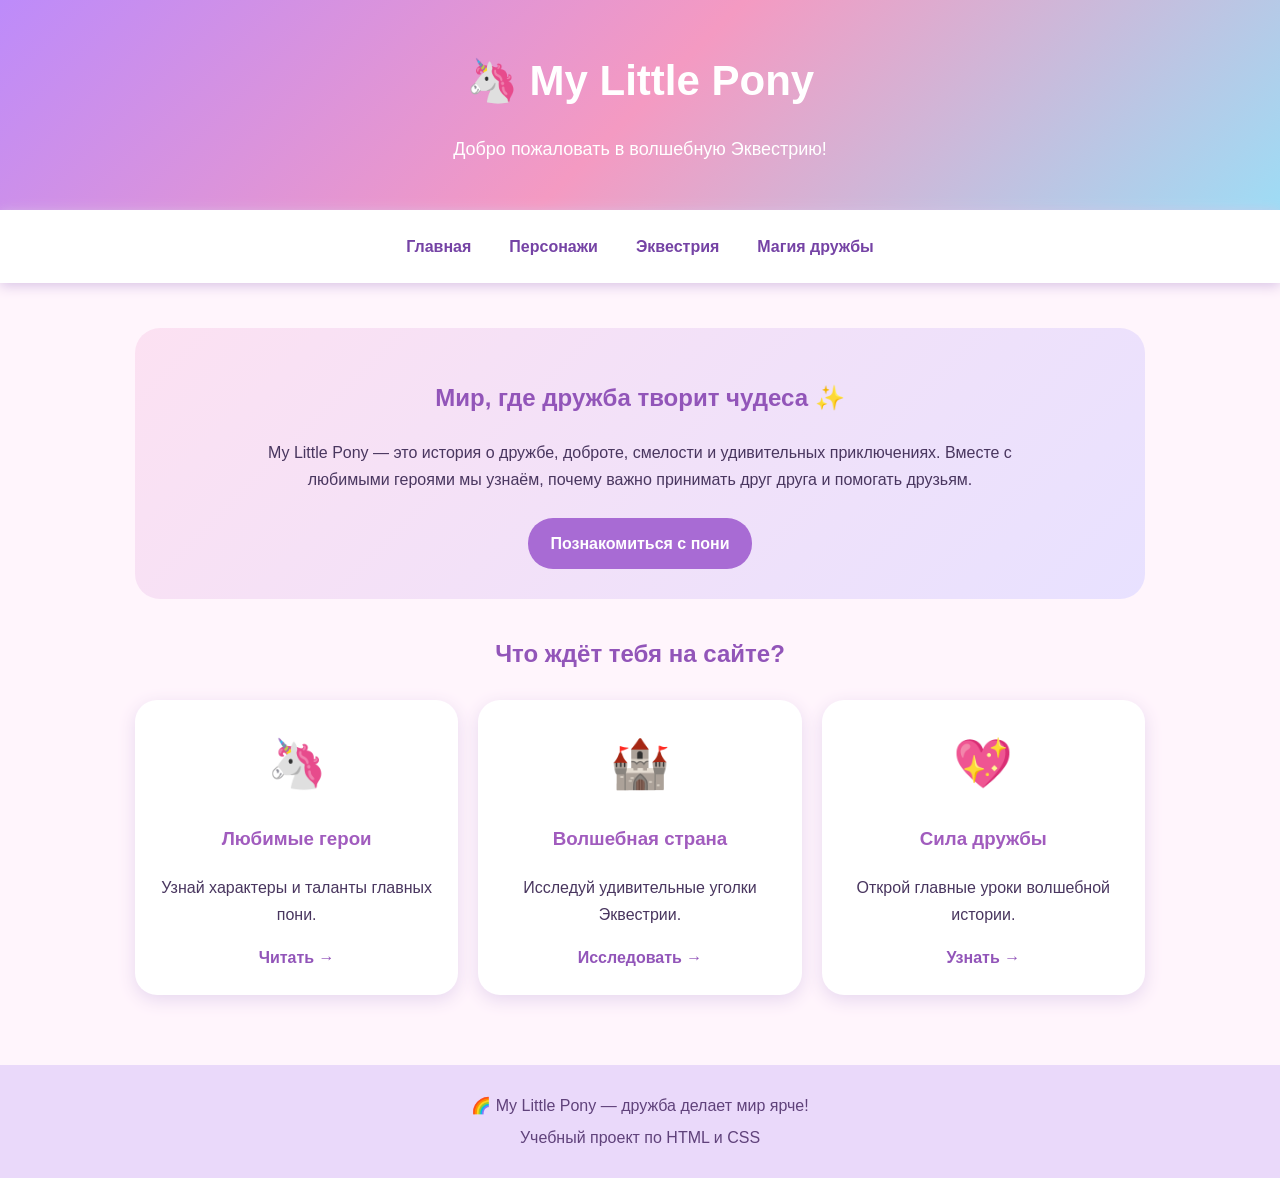
<file: index.html>
<!DOCTYPE html>
<html lang="ru">
<head>
    <meta charset="UTF-8">
    <meta name="viewport" content="width=device-width, initial-scale=1.0">
    <title>My Little Pony — Волшебная Эквестрия</title>
    <link rel="stylesheet" href="style.css">
</head>
<body>
    <header>
        <h1>🦄 My Little Pony</h1>
        <p>Добро пожаловать в волшебную Эквестрию!</p>
    </header>

    <nav>
        <a href="index.html">Главная</a>
        <a href="characters.html">Персонажи</a>
        <a href="world.html">Эквестрия</a>
        <a href="friendship.html">Магия дружбы</a>
    </nav>

    <main>
        <section class="hero">
            <h2>Мир, где дружба творит чудеса ✨</h2>
            <p>
                My Little Pony — это история о дружбе, доброте,
                смелости и удивительных приключениях.
                Вместе с любимыми героями мы узнаём,
                почему важно принимать друг друга и помогать друзьям.
            </p>
            <a class="button" href="characters.html">Познакомиться с пони</a>
        </section>

        <section>
            <h2>Что ждёт тебя на сайте?</h2>
            <div class="cards">
                <article class="card">
                    <div class="emoji">🦄</div>
                    <h3>Любимые герои</h3>
                    <p>Узнай характеры и таланты главных пони.</p>
                    <a href="characters.html">Читать →</a>
                </article>

                <article class="card">
                    <div class="emoji">🏰</div>
                    <h3>Волшебная страна</h3>
                    <p>Исследуй удивительные уголки Эквестрии.</p>
                    <a href="world.html">Исследовать →</a>
                </article>

                <article class="card">
                    <div class="emoji">💖</div>
                    <h3>Сила дружбы</h3>
                    <p>Открой главные уроки волшебной истории.</p>
                    <a href="friendship.html">Узнать →</a>
                </article>
            </div>
        </section>
    </main>

    <footer>
        <p>🌈 My Little Pony — дружба делает мир ярче!</p>
        <p>Учебный проект по HTML и CSS</p>
    </footer>
</body>
</html>
</file>
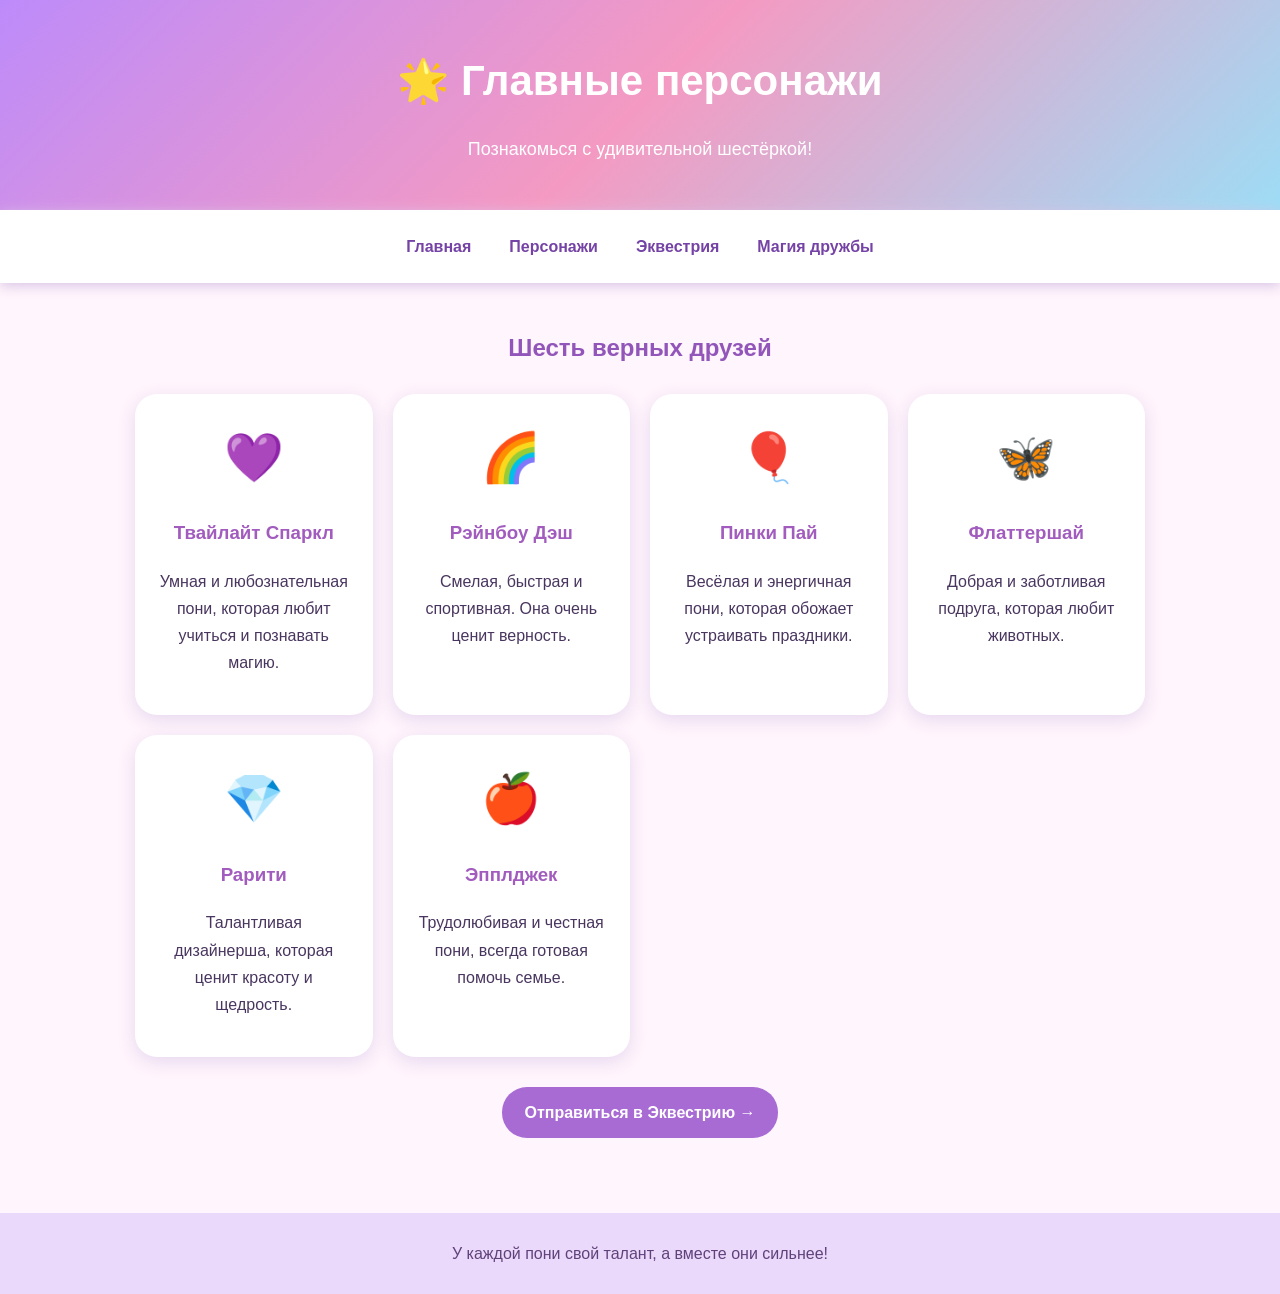
<file: characters.html>
<!DOCTYPE html>
<html lang="ru">
<head>
    <meta charset="UTF-8">
    <meta name="viewport" content="width=device-width, initial-scale=1.0">
    <title>Персонажи — My Little Pony</title>
    <link rel="stylesheet" href="style.css">
</head>
<body>
    <header>
        <h1>🌟 Главные персонажи</h1>
        <p>Познакомься с удивительной шестёркой!</p>
    </header>

    <nav>
        <a href="index.html">Главная</a>
        <a href="characters.html">Персонажи</a>
        <a href="world.html">Эквестрия</a>
        <a href="friendship.html">Магия дружбы</a>
    </nav>

    <main>
        <section>
            <h2>Шесть верных друзей</h2>
            <div class="cards">
                <article class="card">
                    <div class="emoji">💜</div>
                    <h3>Твайлайт Спаркл</h3>
                    <p>Умная и любознательная пони, которая любит учиться и познавать магию.</p>
                </article>

                <article class="card">
                    <div class="emoji">🌈</div>
                    <h3>Рэйнбоу Дэш</h3>
                    <p>Смелая, быстрая и спортивная. Она очень ценит верность.</p>
                </article>

                <article class="card">
                    <div class="emoji">🎈</div>
                    <h3>Пинки Пай</h3>
                    <p>Весёлая и энергичная пони, которая обожает устраивать праздники.</p>
                </article>

                <article class="card">
                    <div class="emoji">🦋</div>
                    <h3>Флаттершай</h3>
                    <p>Добрая и заботливая подруга, которая любит животных.</p>
                </article>

                <article class="card">
                    <div class="emoji">💎</div>
                    <h3>Рарити</h3>
                    <p>Талантливая дизайнерша, которая ценит красоту и щедрость.</p>
                </article>

                <article class="card">
                    <div class="emoji">🍎</div>
                    <h3>Эпплджек</h3>
                    <p>Трудолюбивая и честная пони, всегда готовая помочь семье.</p>
                </article>
            </div>
        </section>

        <p class="center">
            <a class="button" href="world.html">Отправиться в Эквестрию →</a>
        </p>
    </main>

    <footer>
        <p>У каждой пони свой талант, а вместе они сильнее!</p>
    </footer>
</body>
</html>
</file>
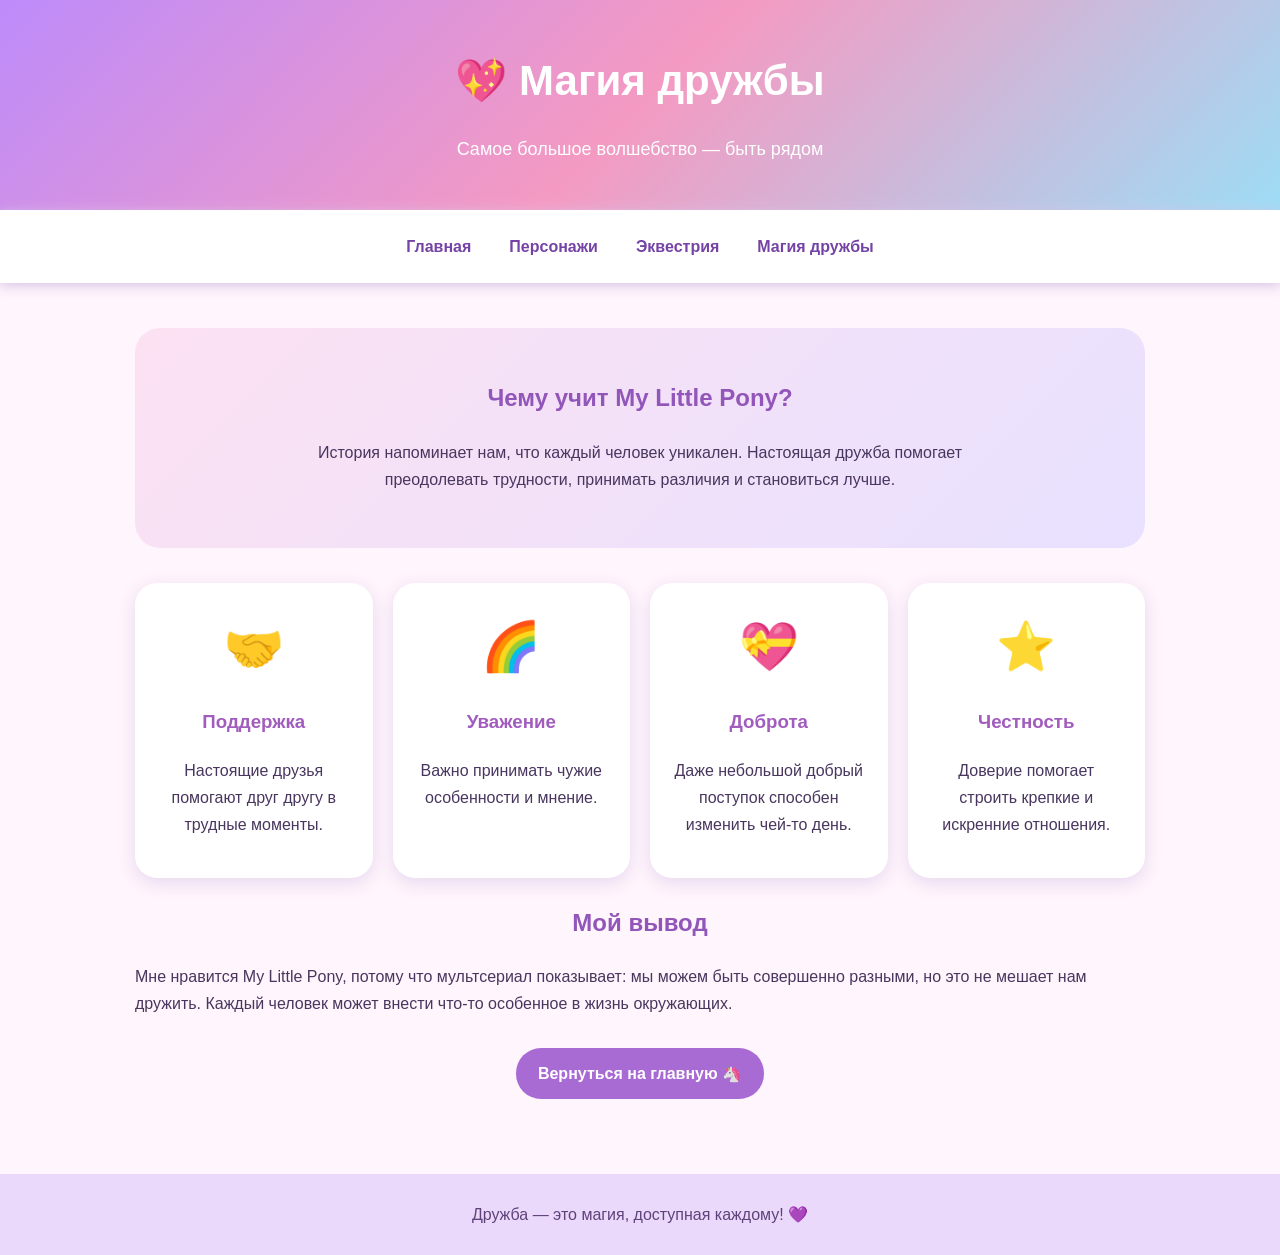
<file: friendship.html>
<!DOCTYPE html>
<html lang="ru">
<head>
    <meta charset="UTF-8">
    <meta name="viewport" content="width=device-width, initial-scale=1.0">
    <title>Магия дружбы — My Little Pony</title>
    <link rel="stylesheet" href="style.css">
</head>
<body>
    <header>
        <h1>💖 Магия дружбы</h1>
        <p>Самое большое волшебство — быть рядом</p>
    </header>

    <nav>
        <a href="index.html">Главная</a>
        <a href="characters.html">Персонажи</a>
        <a href="world.html">Эквестрия</a>
        <a href="friendship.html">Магия дружбы</a>
    </nav>

    <main>
        <section class="hero">
            <h2>Чему учит My Little Pony?</h2>
            <p>История напоминает нам, что каждый человек уникален.
            Настоящая дружба помогает преодолевать трудности,
            принимать различия и становиться лучше.</p>
        </section>

        <section class="cards">
            <article class="card">
                <div class="emoji">🤝</div>
                <h3>Поддержка</h3>
                <p>Настоящие друзья помогают друг другу в трудные моменты.</p>
            </article>

            <article class="card">
                <div class="emoji">🌈</div>
                <h3>Уважение</h3>
                <p>Важно принимать чужие особенности и мнение.</p>
            </article>

            <article class="card">
                <div class="emoji">💝</div>
                <h3>Доброта</h3>
                <p>Даже небольшой добрый поступок способен изменить чей-то день.</p>
            </article>

            <article class="card">
                <div class="emoji">⭐</div>
                <h3>Честность</h3>
                <p>Доверие помогает строить крепкие и искренние отношения.</p>
            </article>
        </section>

        <section>
            <h2>Мой вывод</h2>
            <p>Мне нравится My Little Pony, потому что мультсериал
            показывает: мы можем быть совершенно разными, но это
            не мешает нам дружить. Каждый человек может внести
            что-то особенное в жизнь окружающих.</p>
        </section>

        <p class="center">
            <a class="button" href="index.html">Вернуться на главную 🦄</a>
        </p>
    </main>

    <footer>
        <p>Дружба — это магия, доступная каждому! 💜</p>
    </footer>
</body>
</html>
</file>
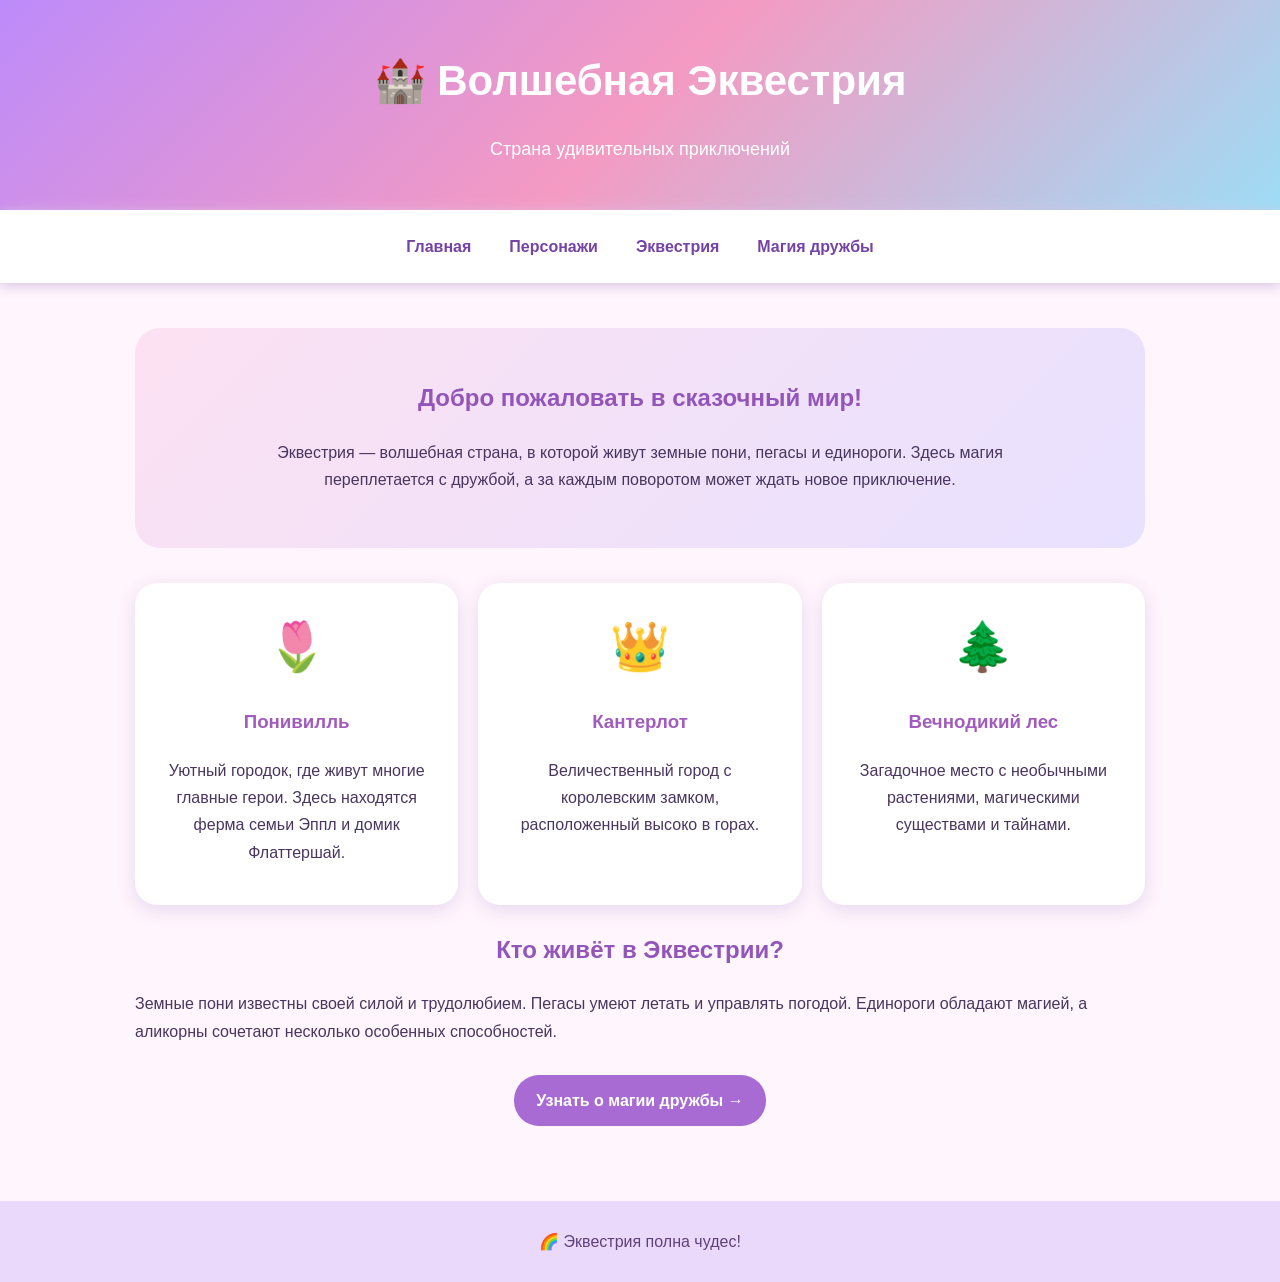
<file: world.html>
<!DOCTYPE html>
<html lang="ru">
<head>
    <meta charset="UTF-8">
    <meta name="viewport" content="width=device-width, initial-scale=1.0">
    <title>Эквестрия — My Little Pony</title>
    <link rel="stylesheet" href="style.css">
</head>
<body>
    <header>
        <h1>🏰 Волшебная Эквестрия</h1>
        <p>Страна удивительных приключений</p>
    </header>

    <nav>
        <a href="index.html">Главная</a>
        <a href="characters.html">Персонажи</a>
        <a href="world.html">Эквестрия</a>
        <a href="friendship.html">Магия дружбы</a>
    </nav>

    <main>
        <section class="hero">
            <h2>Добро пожаловать в сказочный мир!</h2>
            <p>Эквестрия — волшебная страна, в которой живут земные пони,
            пегасы и единороги. Здесь магия переплетается с дружбой,
            а за каждым поворотом может ждать новое приключение.</p>
        </section>

        <section class="cards">
            <article class="card">
                <div class="emoji">🌷</div>
                <h3>Понивилль</h3>
                <p>Уютный городок, где живут многие главные герои.
                Здесь находятся ферма семьи Эппл и домик Флаттершай.</p>
            </article>

            <article class="card">
                <div class="emoji">👑</div>
                <h3>Кантерлот</h3>
                <p>Величественный город с королевским замком,
                расположенный высоко в горах.</p>
            </article>

            <article class="card">
                <div class="emoji">🌲</div>
                <h3>Вечнодикий лес</h3>
                <p>Загадочное место с необычными растениями,
                магическими существами и тайнами.</p>
            </article>
        </section>

        <section>
            <h2>Кто живёт в Эквестрии?</h2>
            <p>Земные пони известны своей силой и трудолюбием.
            Пегасы умеют летать и управлять погодой.
            Единороги обладают магией, а аликорны сочетают
            несколько особенных способностей.</p>
        </section>

        <p class="center">
            <a class="button" href="friendship.html">Узнать о магии дружбы →</a>
        </p>
    </main>

    <footer>
        <p>🌈 Эквестрия полна чудес!</p>
    </footer>
</body>
</html>
</file>
<file: style.css>
* {
    box-sizing: border-box;
}

body {
    margin: 0;
    font-family: Arial, sans-serif;
    background: #fff5fc;
    color: #49365f;
    line-height: 1.7;
}

header {
    text-align: center;
    padding: 45px 20px;
    color: white;
    background: linear-gradient(135deg, #bd8bfa, #f49ac2, #9edcf5);
}

header h1 {
    margin: 0;
    font-size: 42px;
}

header p {
    margin-bottom: 0;
    font-size: 18px;
}

nav {
    display: flex;
    justify-content: center;
    flex-wrap: wrap;
    gap: 10px;
    padding: 15px;
    background: #ffffff;
    box-shadow: 0 3px 12px #d9c4e6;
}

nav a {
    text-decoration: none;
    color: #7543a5;
    font-weight: bold;
    padding: 8px 14px;
    border-radius: 20px;
}

nav a:hover {
    background: #f0ddff;
}

main {
    max-width: 1050px;
    margin: auto;
    padding: 25px 20px 45px;
}

h2 {
    color: #9255b9;
    text-align: center;
}

.hero {
    margin: 20px 0 35px;
    padding: 30px;
    text-align: center;
    border-radius: 25px;
    background: linear-gradient(135deg, #fce1f2, #e8e1ff);
}

.hero p {
    max-width: 750px;
    margin: 15px auto 25px;
}

.button {
    display: inline-block;
    padding: 12px 22px;
    border-radius: 25px;
    background: #a86bd4;
    color: white;
    text-decoration: none;
    font-weight: bold;
}

.button:hover {
    background: #8148ad;
}

.cards {
    display: grid;
    grid-template-columns: repeat(auto-fit, minmax(220px, 1fr));
    gap: 20px;
    margin: 25px 0;
}

.card {
    padding: 23px;
    text-align: center;
    background: white;
    border-radius: 22px;
    box-shadow: 0 5px 18px #e7d7ef;
    transition: transform 0.2s;
}

.card:hover {
    transform: translateY(-5px);
}

.card h3 {
    color: #a15cbe;
}

.card a {
    color: #9255b9;
    font-weight: bold;
    text-decoration: none;
}

.emoji {
    font-size: 48px;
}

.center {
    text-align: center;
    margin: 30px 0;
}

footer {
    padding: 22px;
    text-align: center;
    background: #ead9fa;
    color: #60427b;
}

footer p {
    margin: 5px;
}

max-width: 600px {
    header h1 {
        font-size: 32px;
    }

    .hero {
        padding: 20px;
    }

    nav {
        gap: 4px;
    }

    nav a {
        padding: 7px 9px;
    }
}
</file>
